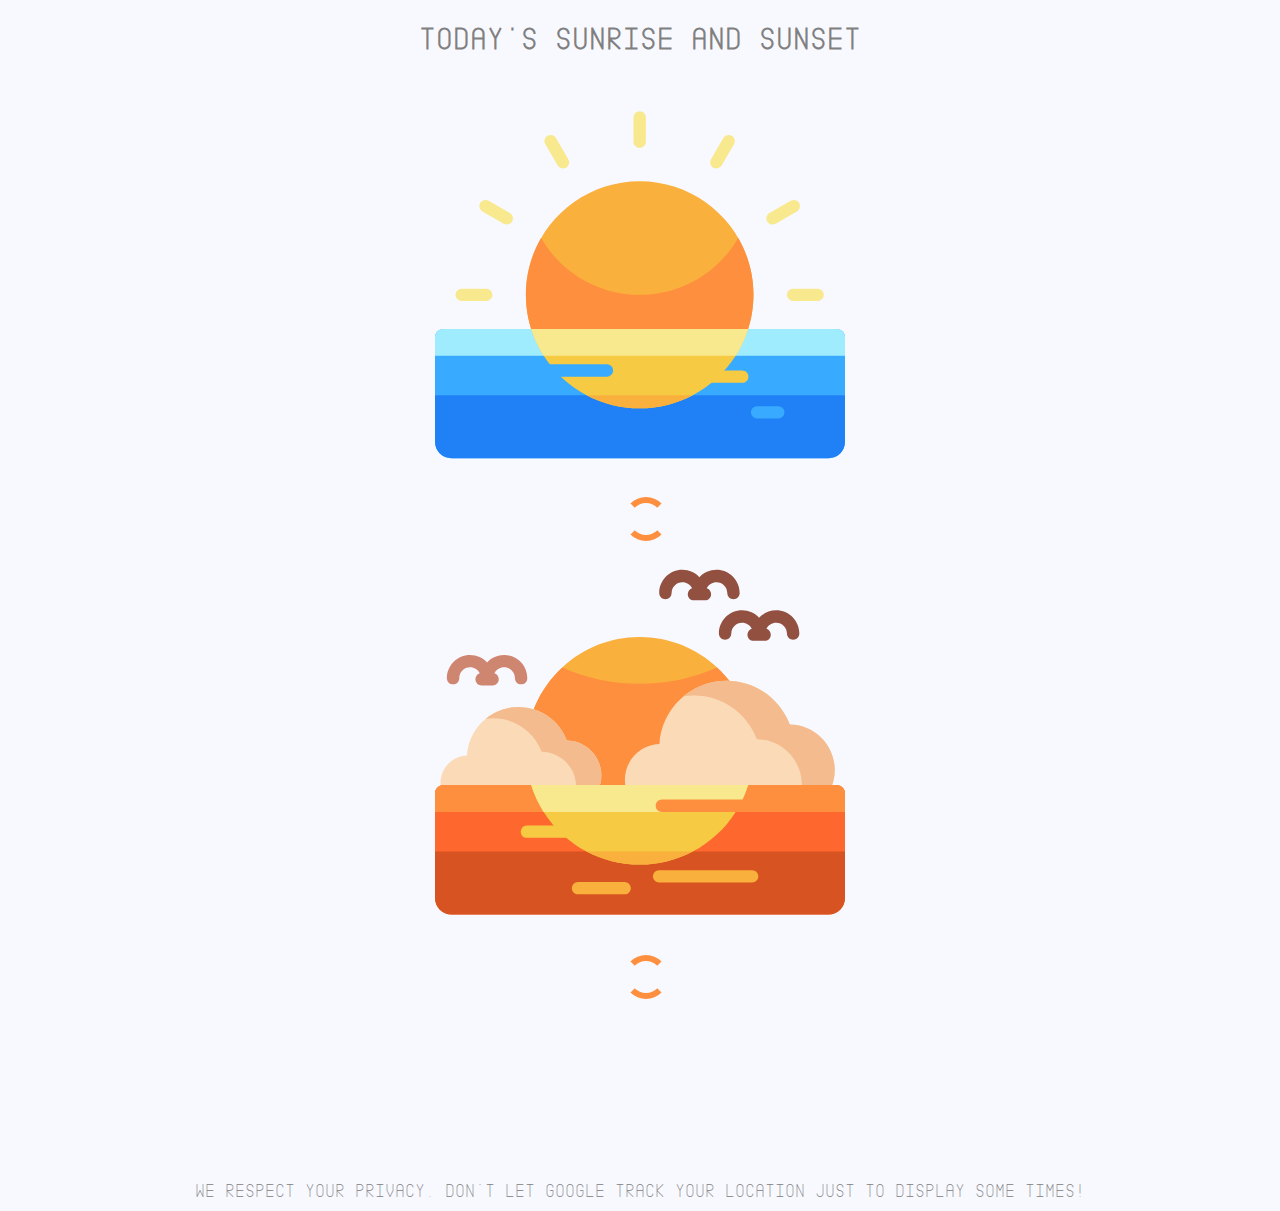
<file: web/index.html>
<!DOCTYPE html>
<html lang="en">
<head>
    <meta charset="UTF-8">
    <meta http-equiv="X-UA-Compatible" content="IE=edge">
    <meta name="viewport" content="width=device-width, initial-scale=1.0">
    <!-- Primary Meta Tags -->
    <title>Sunrise and Sunset Times</title>
    <meta name="title" content="Sunrise and Sunset Times">
    <meta name="description" content="Get accurate and up-to-date sunrise, sunset, and civil twilight times for your local area with our minimalistic and data-saving service. Never miss a beautiful sunrise or sunset again!">
    <meta name="keywords" content="sunrise when, sunset when, sunrise, sunset, time, when is sunrise, when is sunset, sunrise today, sunset today, twilight today, civil twilight">
    <meta name="robots" content="index, follow">
    
    <!-- Open Graph / Facebook -->
    <meta property="og:type" content="website">
    <meta property="og:url" content="https://sunrisewhen.com">
    <meta property="og:title" content="Sunrise and Sunset Times">
    <meta property="og:description" content="Get accurate and up-to-date sunrise, sunset, and civil twilight times for your local area with our minimalistic and data-saving service. Never miss a beautiful sunrise or sunset again!">
    <meta property="og:image" content="/static/img/twitter_large.png">
    
    <!-- Twitter -->
    <meta property="twitter:card" content="summary_large_image">
    <meta property="twitter:url" content="https://sunrisewhen.com">
    <meta property="twitter:title" content="Sunrise and Sunset Times">
    <meta property="twitter:description" content="Get accurate and up-to-date sunrise, sunset, and civil twilight times for your local area with our minimalistic and data-saving service. Never miss a beautiful sunrise or sunset again!">
    <meta property="twitter:image" content="/static/img/twitter_large.png">
    
    <link rel="stylesheet" href="static/css/style.css">
    <link rel="apple-touch-icon" sizes="180x180" href="static/img/apple-touch-icon.png">
    <link rel="icon" type="image/png" sizes="32x32" href="static/img/favicon-32x32.png">
    <link rel="icon" type="image/png" sizes="16x16" href="static/img/favicon-16x16.png">
    <link rel="shortcut icon" href="static/favicon.ico">
    <link rel="manifest" href="static/img/site.webmanifest">
    <link rel="mask-icon" href="static/img/safari-pinned-tab.svg" color="#5bbad5">
    <meta name="msapplication-TileColor" content="#da532c">
    <meta name="theme-color" content="#ffffff">
</head>
<body>
    <h1 class="heading">Today's Sunrise and Sunset</h1>
    <div class="heading">
        <a id="loclink" class="footer-text" href="" target="_blank" rel="noreferrer"></a>
    </div>
    <div class="schedule">
        <div class="sunrise">
            <img src="static/img/sunrise.svg" width="60%" alt="sunrise">
            <div id="loading1" class="lds-dual-ring"></div>
            <div id="sunrise" class="time"></div>
            <div id="sunrise_utc" class="time" style="font-size: 1.3em;"></div>
            <div id="twilight_begin" class="time-twilight" style="font-size: 1.3em;">08:43:03 PM</div>
        </div>
        <div class="sunset">
            <img src="static/img/sunset.svg" width="60%" alt="sunset">
            <div id="loading2" class="lds-dual-ring"></div>
            <div id="sunset" class="time"></div>
            <div id="sunset_utc" class="time" style="font-size: 1.3em;"></div>
            <div id="twilight_end" class="time-twilight" style="font-size: 1.3em"></div>
        </div>
    </div>
    
    <div class="footer">
        <br  />
        <br  />
        <a class="footer-text privacy" href="./privacy/" target="_blank">WE RESPECT YOUR PRIVACY, DON'T LET GOOGLE TRACK YOUR LOCATION JUST TO DISPLAY SOME TIMES!</a>
    </div>
    <script src="static/js/data.js"></script>
    
    <!-- Matomo -->
    <script type="text/javascript">
        var _paq = window._paq = window._paq || [];
        /* tracker methods like "setCustomDimension" should be called before "trackPageView" */
        _paq.push(['trackPageView']);
        _paq.push(['enableLinkTracking']);
	_paq.push(['setRequestMethod', 'POST']);
        (function() {
            var u="https://stonks.lennartobst.de/";
            _paq.push(['setRequestMethod', 'POST']);
            _paq.push(['setTrackerUrl', u+'js/']);
            _paq.push(['setSiteId', '6']);
            var d=document, g=d.createElement('script'), s=d.getElementsByTagName('script')[0];
            g.type='text/javascript'; g.async=true; g.src=u+'js/'; s.parentNode.insertBefore(g,s);
        })();
    </script>
    <!-- End Matomo Code -->    
</body>
</html>
</file>
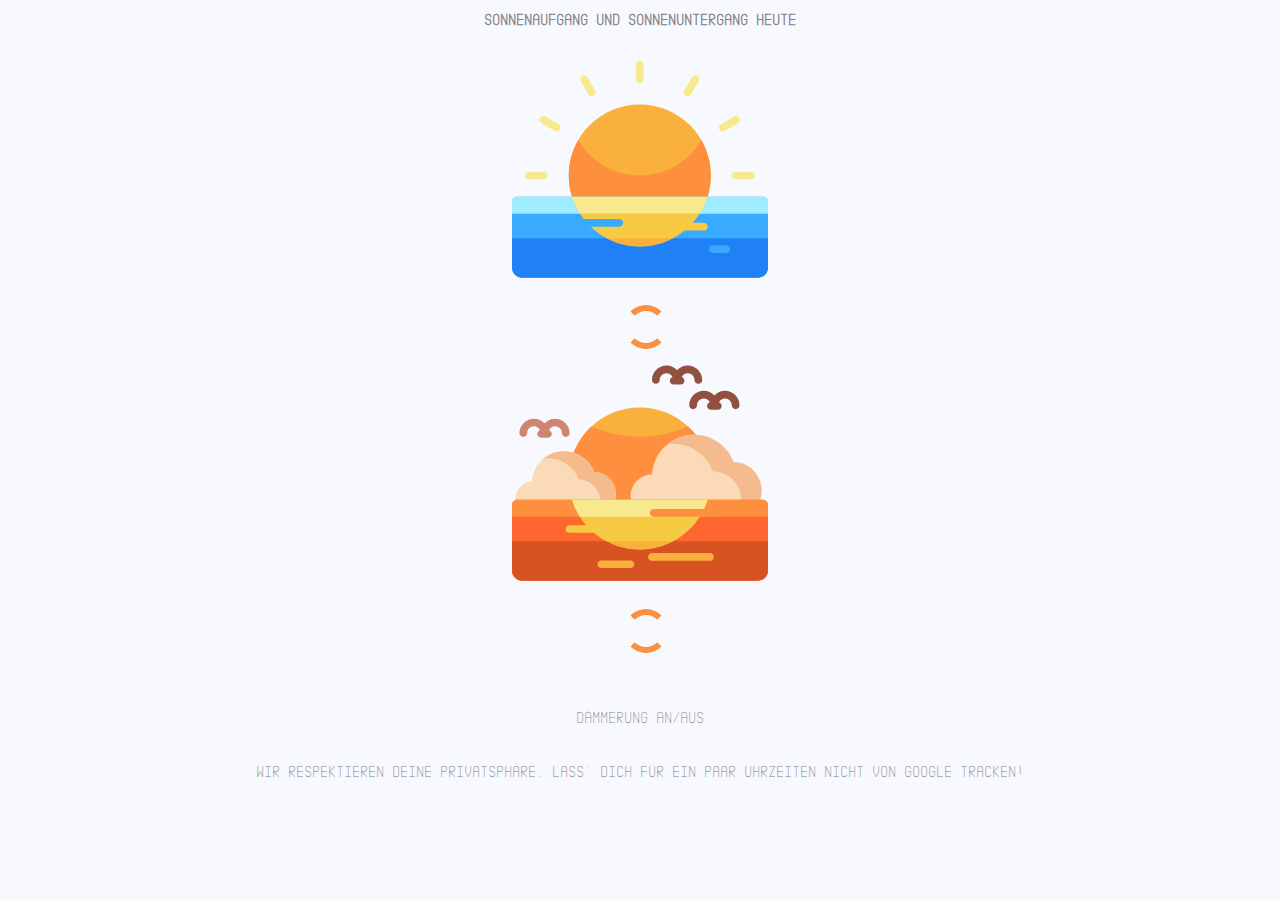
<file: web/de/index.html>
<!DOCTYPE html>
<html lang="de">
<head>
    <meta charset="UTF-8">
    <meta http-equiv="X-UA-Compatible" content="IE=edge">
    <meta name="viewport" content="width=device-width, initial-scale=1.0">
    <!-- Primary Meta Tags -->
    <title>Sonnenauf- und Untergang Heute</title>
    <meta name="title" content="Sonnenaufgang und Sonnenuntergang Heute">
    <meta name="description" content="Sonnenaufgang, Sonnenuntergang und Dämmerung für den heutigen Tag, aktuell und akkurat. Minimalistisch und sparsam im Datenverbrauch">
    <meta name="keywords" content="sonnenuntergang wann, sonnenaufgang wann, sonnenaufgang, sonnenuntergang, zeit, wann ist sonnenaufgang, wann ist sonnenuntergang, sonnenaufgang heute, sonnenuntergang heute, dämmerung heute">
    <meta name="robots" content="index, follow">
    
    <!-- Open Graph / Facebook -->
    <meta property="og:type" content="website">
    <meta property="og:url" content="https://sunrisewhen.com/de/">
    <meta property="og:title" content="Sonnenaufgang und Sonnenuntergang Heute">
    <meta property="og:description" content="Sonnenaufgang, Sonnenuntergang und Dämmerung für den heutigen Tag, aktuell und akkurat. Minimalistisch und sparsam im Datenverbrauch">
    <meta property="og:image" content="/static/img/twitter_large.png">
    
    <!-- Twitter -->
    <meta property="twitter:card" content="summary_large_image">
    <meta property="twitter:url" content="https://sunrisewhen.com/de/">
    <meta property="twitter:title" content="Sonnenaufgang und Sonnenuntergang Heute">
    <meta property="twitter:description" content="Sonnenaufgang, Sonnenuntergang und Dämmerung für den heutigen Tag, aktuell und akkurat. Minimalistisch und sparsam im Datenverbrauch">
    <meta property="twitter:image" content="/static/img/twitter_large.png">
    
    <link rel="stylesheet" href="static/css/style.css">
    <link rel="apple-touch-icon" sizes="180x180" href="static/img/apple-touch-icon.png">
    <link rel="icon" type="image/png" sizes="32x32" href="static/img/favicon-32x32.png">
    <link rel="icon" type="image/png" sizes="16x16" href="static/img/favicon-16x16.png">
    <link rel="shortcut icon" href="static/favicon.ico">
    <link rel="manifest" href="static/img/site.webmanifest">
    <link rel="mask-icon" href="static/img/safari-pinned-tab.svg" color="#5bbad5">
    <meta name="msapplication-TileColor" content="#da532c">
    <meta name="theme-color" content="#ffffff">
</head>
<body>
    <h1 class="heading">Sonnenaufgang und Sonnenuntergang Heute</h1>
    <div class="schedule">
        <div class="sunrise">
            <img src="static/img/sunrise.svg" width="256" alt="sunrise">
            <div id="loading1" class="lds-dual-ring"></div>
            <div id="sunrise" class="time"></div>
            <div id="sunrise_utc" class="time" style="font-size: 14px;"></div>
            <div id="twilight_begin" class="time" style="font-size: 14px; display: none;"></div>
        </div>
        <div class="sunset">
            <img src="static/img/sunset.svg" width="256" alt="sunset">
            <div id="loading2" class="lds-dual-ring"></div>
            <div id="sunset" class="time"></div>
            <div id="sunset_utc" class="time" style="font-size: 14px;"></div>
            <div id="twilight_end" class="time" style="font-size: 14px; display: none;"></div>
        </div>
    </div>
    
    <div class="footer">
        <a class="footer-text twilight-toggle" onclick="toggleTwilight();_paq.push(['trackEvent', 'Button', 'TwilightToggle']);">DÄMMERUNG AN/AUS</a>
        <br  />
        <br  />
        <a id="loclink" class="footer-text" href="" target="_blank" rel="noreferrer"></a>
        <br  />
        <a class="footer-text" href="https://sunrisewhen.com/privacy/" target="_blank">WIR RESPEKTIEREN DEINE PRIVATSPHÄRE, LASS' DICH FÜR EIN PAAR UHRZEITEN NICHT VON GOOGLE TRACKEN!</a>
    </div>
    <script src="static/js/data.js"></script>
    
    <!-- Matomo -->
    <script type="text/javascript">
        var _paq = window._paq = window._paq || [];
        /* tracker methods like "setCustomDimension" should be called before "trackPageView" */
        _paq.push(['trackPageView']);
        _paq.push(['enableLinkTracking']);
        (function() {
            var u="https://stonks.lennartobst.de/";
            _paq.push(['setTrackerUrl', u+'js/']);
            _paq.push(['setSiteId', '6']);
            var d=document, g=d.createElement('script'), s=d.getElementsByTagName('script')[0];
            g.type='text/javascript'; g.async=true; g.src=u+'js/'; s.parentNode.insertBefore(g,s);
        })();
    </script>
    <!-- End Matomo Code -->    
</body>
</html>
</file>
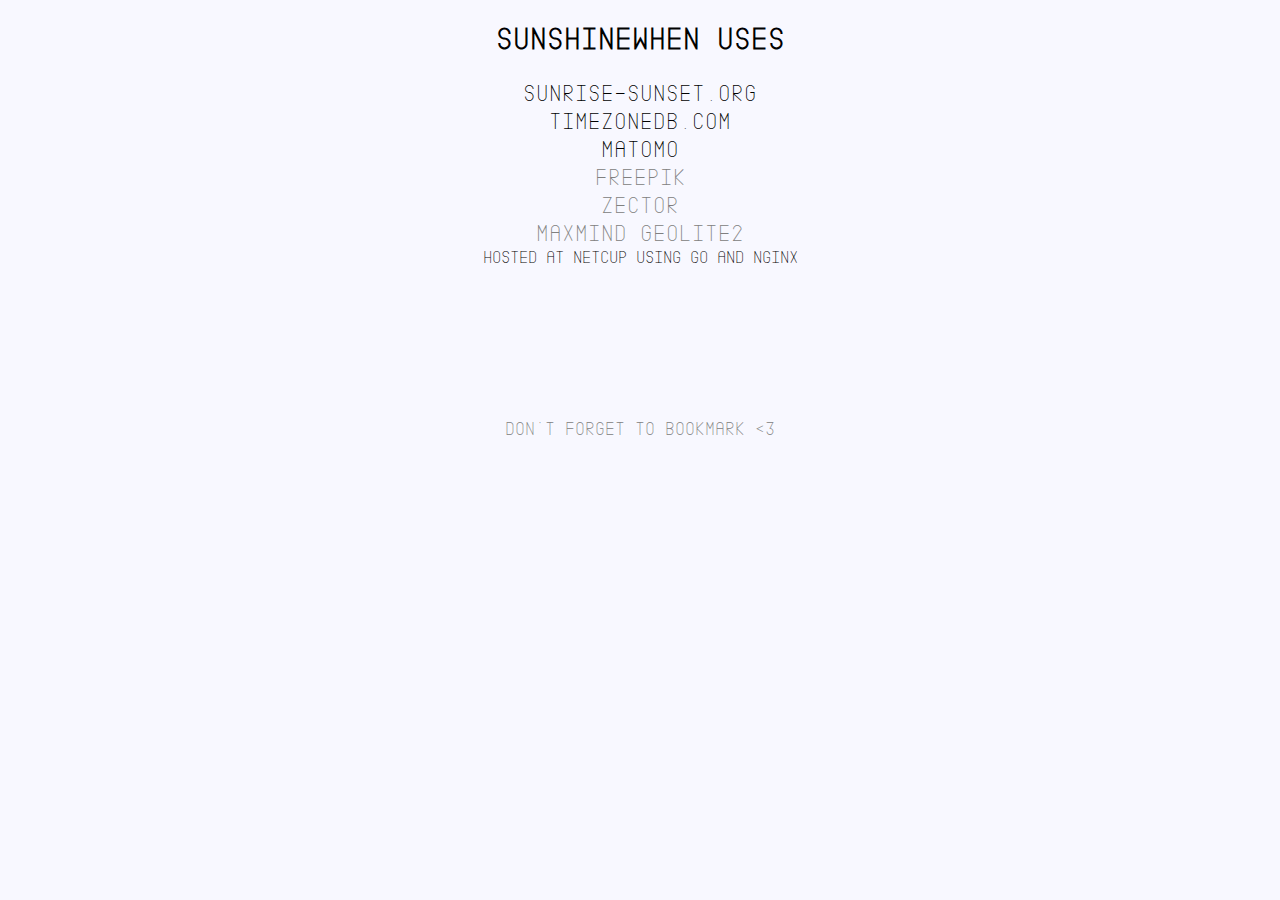
<file: web/credits.html>
<!DOCTYPE html>
<html lang="en">
<head>
    <meta charset="UTF-8">
    <meta http-equiv="X-UA-Compatible" content="IE=edge">
    <meta name="viewport" content="width=device-width, initial-scale=1.0">
    <!-- Primary Meta Tags -->
    <title>Sunrise and Sunset Credits</title>
    <meta name="title" content="Sunrise and Sunset Credits">
    <meta name="description" content="sunrise and sunset times for your area, always up to date and accurate. ">
    <meta name="keywords" content="sunrise, sunset, sunrise times, sunset times, sunrise sunset, when is sunrise, when is sunset, sunrise when, sunset when, sunrise today">

    <!-- Open Graph / Facebook -->
    <meta property="og:type" content="website">
    <meta property="og:url" content="https://sunrisewhen.com/">
    <meta property="og:title" content="Sunrise and Sunset - accurate times for your location">
    <meta property="og:description" content="Sunrise and Sunset Times for your area, always up to date and accurate. Displayed aesthetically pleasing.">
    <meta property="og:image" content="static/img/sunrise_og.png">
    
    <!-- Twitter -->
    <meta property="twitter:card" content="summary_large_image">
    <meta property="twitter:url" content="https://sunrisewhen.com/">
    <meta property="twitter:title" content="Sunrise and Sunset - accurate times for your location">
    <meta property="twitter:description" content="Sunrise and Sunset Times for your area, always up to date and accurate. Displayed aesthetically pleasing.">
    <meta property="twitter:image" content="">
    
    <link rel="stylesheet" href="static/css/style.css">
    <link rel="apple-touch-icon" sizes="180x180" href="static/img/apple-touch-icon.png">
    <link rel="icon" type="image/png" sizes="32x32" href="static/img/favicon-32x32.png">
    <link rel="icon" type="image/png" sizes="16x16" href="static/img/favicon-16x16.png">
    <link rel="shortcut icon" href="static/favicon.ico">
    <link rel="manifest" href="static/img/site.webmanifest">
    <link rel="mask-icon" href="static/img/safari-pinned-tab.svg" color="#5bbad5">
    <meta name="msapplication-TileColor" content="#da532c">
    <meta name="theme-color" content="#ffffff">
</head>
<body>
    <div style="text-align: center;">
        <h1 style="font-family: 'Zector';">sunshinewhen uses</h1>
        <a class="credits">sunrise-sunset.org</a>
        <br  />
        <a class="credits">timezonedb.com</a>
        <br  />
        <a class="credits">Matomo</a>
        <br  />
        <a class="credits" href="https://www.flaticon.com/free-icon/sunsets_1146886">Freepik</a>
        <br  />
        <a class="credits" href="https://www.dafont.com/zector.font">Zector</a>
        <br  />
        <a class="credits" href="https://dev.maxmind.com/geoip/geolite2-free-geolocation-data">MaxMind GeoLite2</a>
        <br  />
        <a class="credits" style="font-size: 18px;">hosted at netcup using Go and nginx</a>
    </div>

    <div class="footer" style="text-align: center;">
        <a class="footer-text">DON'T FORGET TO BOOKMARK <3</a>
    </div>  

    <!-- Matomo -->
    <script type="text/javascript">
        var _paq = window._paq = window._paq || [];
        /* tracker methods like "setCustomDimension" should be called before "trackPageView" */
        _paq.push(['trackPageView']);
        _paq.push(['enableLinkTracking']);
        (function() {
            var u="https://stonks.lennartobst.de/";
            _paq.push(['setTrackerUrl', u+'js/']);
            _paq.push(['setSiteId', '6']);
            var d=document, g=d.createElement('script'), s=d.getElementsByTagName('script')[0];
            g.type='text/javascript'; g.async=true; g.src=u+'js/'; s.parentNode.insertBefore(g,s);
        })();
    </script>
    <!-- End Matomo Code -->
</body>
</html>
</file>
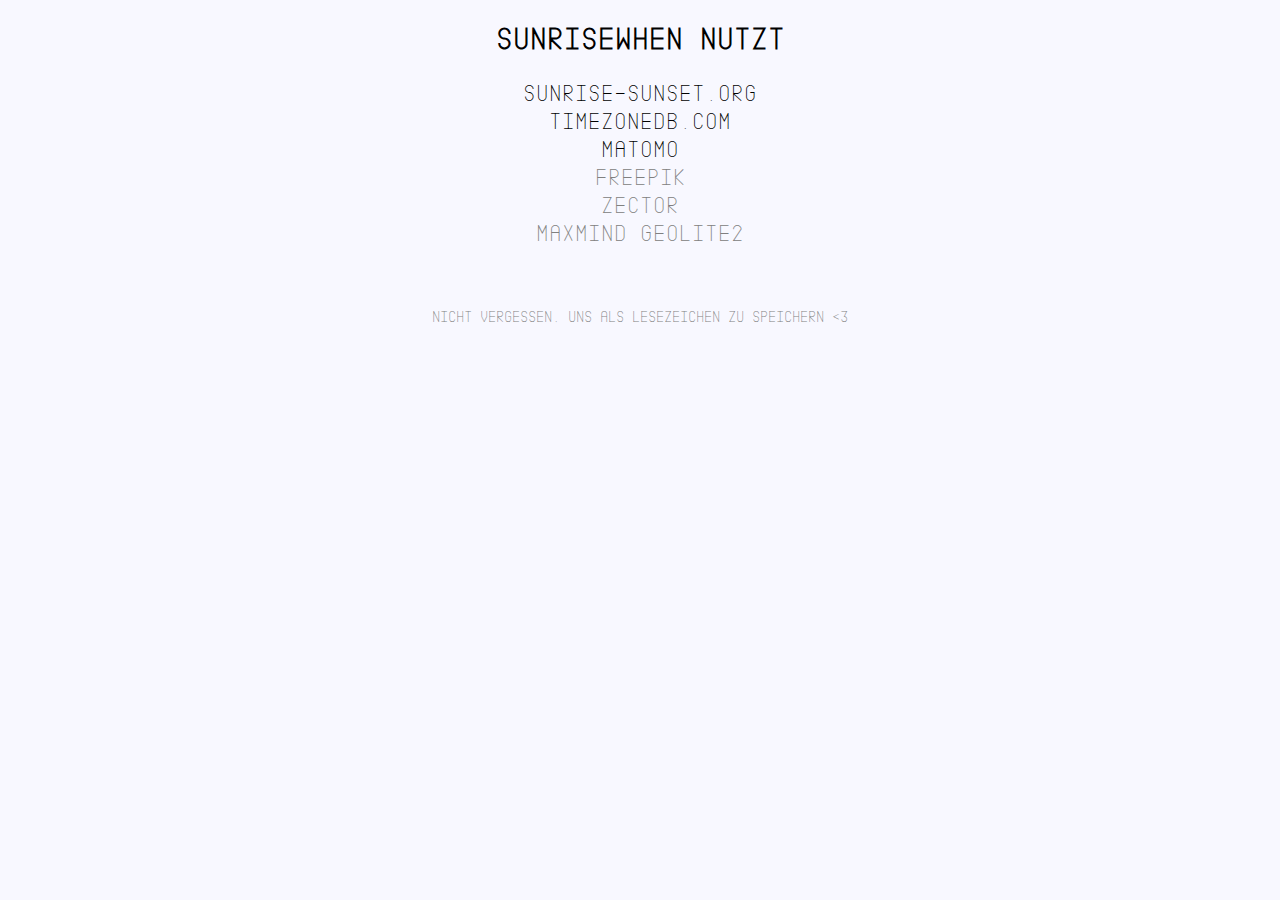
<file: web/de/credits.html>
<!DOCTYPE html>
<html lang="de">
<head>
    <meta charset="UTF-8">
    <meta http-equiv="X-UA-Compatible" content="IE=edge">
    <meta name="viewport" content="width=device-width, initial-scale=1.0">
    <!-- Primary Meta Tags -->
    <title>Sonnenauf- und Untergang Heute</title>
    <meta name="title" content="Sonnenaufgang und Sonnenuntergang Heute">
    <meta name="description" content="Sonnenaufgang, Sonnenuntergang und Dämmerung für den heutigen Tag, aktuell und akkurat. Minimalistisch und sparsam im Datenverbrauch">
    <meta name="keywords" content="sonnenuntergang wann, sonnenaufgang wann, sonnenaufgang, sonnenuntergang, zeit, wann ist sonnenaufgang, wann ist sonnenuntergang, sonnenaufgang heute, sonnenuntergang heute, dämmerung heute">
    <meta name="robots" content="index, follow">
    
    <!-- Open Graph / Facebook -->
    <meta property="og:type" content="website">
    <meta property="og:url" content="https://sunrisewhen.com/de/credits.html">
    <meta property="og:title" content="Sonnenaufgang und Sonnenuntergang Heute">
    <meta property="og:description" content="Sonnenaufgang, Sonnenuntergang und Dämmerung für den heutigen Tag, aktuell und akkurat. Minimalistisch und sparsam im Datenverbrauch">
    <meta property="og:image" content="static/img/sunrise_og.png">
    
    <!-- Twitter -->
    <meta property="twitter:card" content="summary_large_image">
    <meta property="twitter:url" content="https://sunrisewhen.com/de/credits.html">
    <meta property="twitter:title" content="Sonnenaufgang und Sonnenuntergang Heute">
    <meta property="twitter:description" content="Sonnenaufgang, Sonnenuntergang und Dämmerung für den heutigen Tag, aktuell und akkurat. Minimalistisch und sparsam im Datenverbrauch">
    <meta property="twitter:image" content="static/img/twitter.png">
    
    <link rel="stylesheet" href="static/css/style.css">
    <link rel="apple-touch-icon" sizes="180x180" href="static/img/apple-touch-icon.png">
    <link rel="icon" type="image/png" sizes="32x32" href="static/img/favicon-32x32.png">
    <link rel="icon" type="image/png" sizes="16x16" href="static/img/favicon-16x16.png">
    <link rel="shortcut icon" href="static/favicon.ico">
    <link rel="manifest" href="static/img/site.webmanifest">
    <link rel="mask-icon" href="static/img/safari-pinned-tab.svg" color="#5bbad5">
    <meta name="msapplication-TileColor" content="#da532c">
    <meta name="theme-color" content="#ffffff">
</head>
<body>
    <div style="text-align: center;">
        <h1 style="font-family: 'Zector';">sunrisewhen nutzt</h1>
        <a class="credits">sunrise-sunset.org</a>
        <br  />
        <a class="credits">timezonedb.com</a>
        <br  />
        <a class="credits">Matomo</a>
        <br  />
        <a class="credits" href="https://www.flaticon.com/free-icon/sunsets_1146886">Freepik</a>
        <br  />
        <a class="credits" href="https://www.dafont.com/zector.font">Zector</a>
        <br  />
        <a class="credits" href="https://dev.maxmind.com/geoip/geolite2-free-geolocation-data">MaxMind GeoLite2</a>
    </div>

    <div class="footer" style="text-align: center;">
        <a class="footer-text">NICHT VERGESSEN, UNS ALS LESEZEICHEN ZU SPEICHERN <3</a>
    </div>  

    <!-- Matomo -->
    <script type="text/javascript">
        var _paq = window._paq = window._paq || [];
        /* tracker methods like "setCustomDimension" should be called before "trackPageView" */
        _paq.push(['trackPageView']);
        _paq.push(['enableLinkTracking']);
        (function() {
            var u="https://stonks.lennartobst.de/";
            _paq.push(['setTrackerUrl', u+'js/']);
            _paq.push(['setSiteId', '6']);
            var d=document, g=d.createElement('script'), s=d.getElementsByTagName('script')[0];
            g.type='text/javascript'; g.async=true; g.src=u+'js/'; s.parentNode.insertBefore(g,s);
        })();
    </script>
    <!-- End Matomo Code -->
</body>
</html>
</file>
<file: web/static/css/style.css>
@font-face {
    font-family: "Zector";
    src: url(../fonts/Zector.otf);
    font-display: swap;
}

body {
    background-color: #f8f8ff;
    height: 100%;
}

@media (prefers-color-scheme: dark) {
    body {
      background-color: #353535;
      color: white;
    }
}

.heading {
    text-align: -webkit-center;
    text-align: center;
    font-family: Zector;
    color: gray;
}

.schedule {
    margin-top: 12px;
    display: flex;
    flex-direction: column;
    justify-content: center;
    align-items: center;
}

.time {
    text-align: -webkit-center;    
    text-align: center;
    font-family: 'Zector';
    font-size: 3em;
}

.time-twilight {
  text-align: -webkit-center;    
  text-align: center;
  font-family: 'Zector';
  font-size: 3em;
  opacity: 50%;
}

.localtime {
    font-family: 'Zector';
    font-size: 14px;
    opacity: 90%;
}

.footer {
    color: gray;
    margin-top: 150px;
    text-align: -webkit-center;
    text-align: center;
}

.footer-text {
    text-decoration: none;
    font-family: 'Zector';
    font-size: 1.2em;
    margin: 0;
}

a:link {
    color: gray;
}
  
  a:visited {
    color: gray;
}

.credits {
    font-family: 'Zector';
    font-size: 24px;
    text-decoration: none;
}

.twilight-toggle {
    cursor: pointer;
    -webkit-touch-callout: none;
    -webkit-user-select: none;
    -khtml-user-select: none;
    -moz-user-select: none;
    -ms-user-select: none;
    user-select: none;
}

.coord-dial {
    font-family: 'Zector';
    font-size: 1em;
    margin-top: 4px;
}

.set-var {
    font-family: 'Zector';
    font-size: 1em;
    height: 16px;
    margin: 4px;
}

.reset {
    font-family: 'Zector'; 
    color: rgba(255, 0, 0, 0.719);
    font-size: 1em;
}

input::-webkit-outer-spin-button,
input::-webkit-inner-spin-button {
  -webkit-appearance: none;
  margin: 0;
}

input[type=number] {
  -moz-appearance: textfield;
}

.lds-dual-ring {
    margin: auto;
    width: 40px;
    height: 40px;
    text-align: -webkit-center;
    text-align: center;
  }
  .lds-dual-ring:after {
    content: " ";
    display: block;
    width: 32px;
    height: 32px;
    margin: 4px;
    border-radius: 50%;
    border: 6px solid #fd8f3e;
    border-color: #fd8f3e transparent #fd8f3e transparent;
    animation: lds-dual-ring 1.2s linear infinite;
  }
  @keyframes lds-dual-ring {
    0% {
      transform: rotate(0deg);
    }
    100% {
      transform: rotate(360deg);
    }
  }
  
.sunrise {
    text-align: -webkit-center;
    text-align: center;
}

.sunset {
    text-align: -webkit-center;
    text-align: center;
}
</file>
<file: web/de/static/css/style.css>
@font-face {
    font-family: "Zector";
    src: url(../fonts/Zector.otf);
    font-display: swap;
}

body {
    background-color: #f8f8ff;
    height: 100%;
}

@media (prefers-color-scheme: dark) {
    body {
      background-color: #353535;
      color: white;
    }
}

.heading {
    text-align: center;
    font-family: Zector;
    color: gray;
    font-size: 1em;   
}

.schedule {
    margin-top: 12px;
    display: flex;
    flex-direction: column;
    justify-content: center;
    align-items: center;
}

.time {
    text-align: center;
    font-family: 'Zector';
    font-size: 36px;
}

.localtime {
    font-family: 'Zector';
    font-size: 14px;
    opacity: 90%;
}

.footer {
    position: fixed;
    bottom: 0;
    width: 100%;
    color: gray;
    padding: 6px;
    text-align: center;
}

@media only screen and (max-width: 900px) {
    .footer {
        text-align: center;
    }
}

@media only screen and (max-height: 900px) {
    .footer {
        position: inherit;
        margin-top: 60px;
        padding: 0px;
    }
}

.footer-text {
    text-decoration: none;
    font-family: 'Zector';
    font-size: 1em;   
}

a:link {
    color: gray;
}
  
  a:visited {
    color: gray;
}

.credits {
    font-family: 'Zector';
    font-size: 24px;
    text-decoration: none;
}

.twilight-toggle {
    cursor: pointer;
    -webkit-touch-callout: none;
    -webkit-user-select: none;
    -khtml-user-select: none;
    -moz-user-select: none;
    -ms-user-select: none;
    user-select: none;
}

.coord-dial {
    font-family: 'Zector';
    font-size: 1em;
    margin-top: 4px;
}

.set-var {
    font-family: 'Zector';
    font-size: 1em;
    height: 16px;
    margin: 4px;
}

.reset {
    font-family: 'Zector'; 
    color: rgba(255, 0, 0, 0.719);
    font-size: 1em;
}

input::-webkit-outer-spin-button,
input::-webkit-inner-spin-button {
  -webkit-appearance: none;
  margin: 0;
}

input[type=number] {
  -moz-appearance: textfield;
}

.lds-dual-ring {
    margin: auto;
    width: 40px;
    height: 40px;
    text-align: center;
  }
  .lds-dual-ring:after {
    content: " ";
    display: block;
    width: 32px;
    height: 32px;
    margin: 4px;
    border-radius: 50%;
    border: 6px solid #fd8f3e;
    border-color: #fd8f3e transparent #fd8f3e transparent;
    animation: lds-dual-ring 1.2s linear infinite;
  }
  @keyframes lds-dual-ring {
    0% {
      transform: rotate(0deg);
    }
    100% {
      transform: rotate(360deg);
    }
  }
</file>
